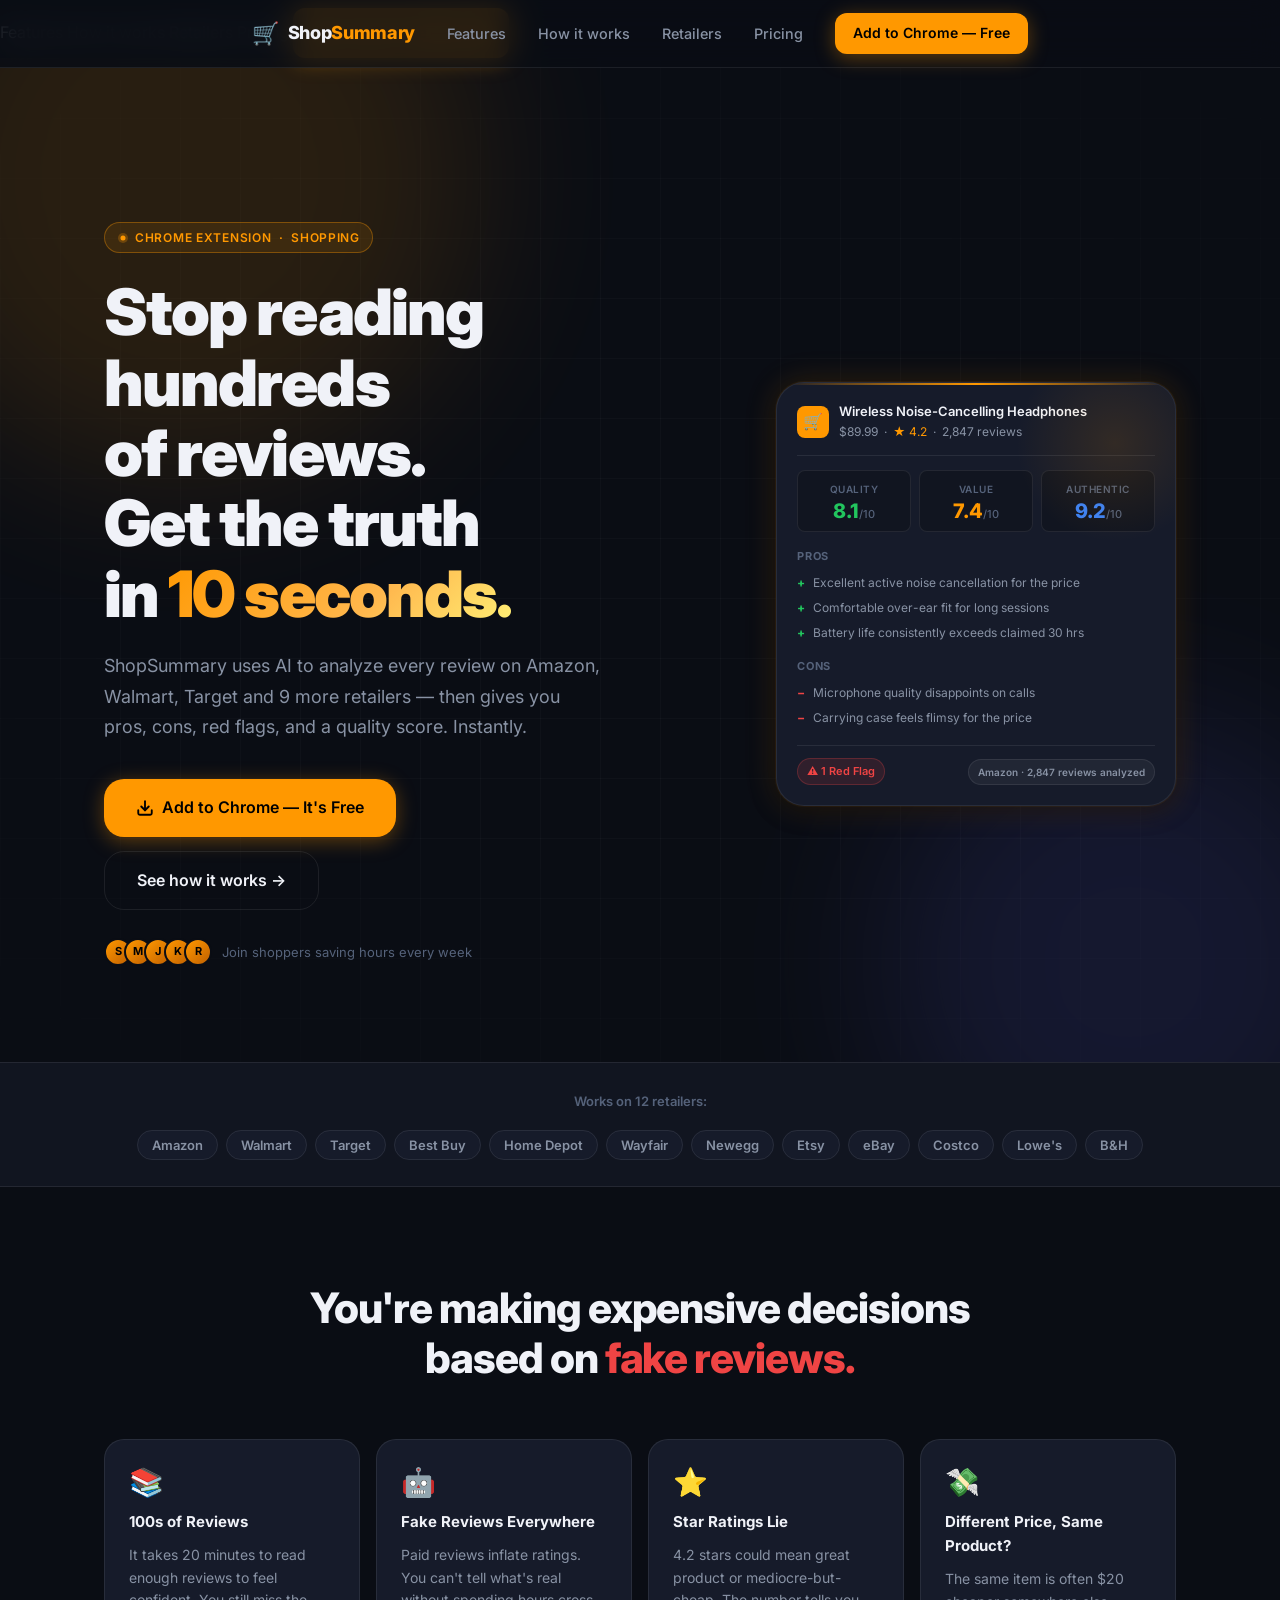
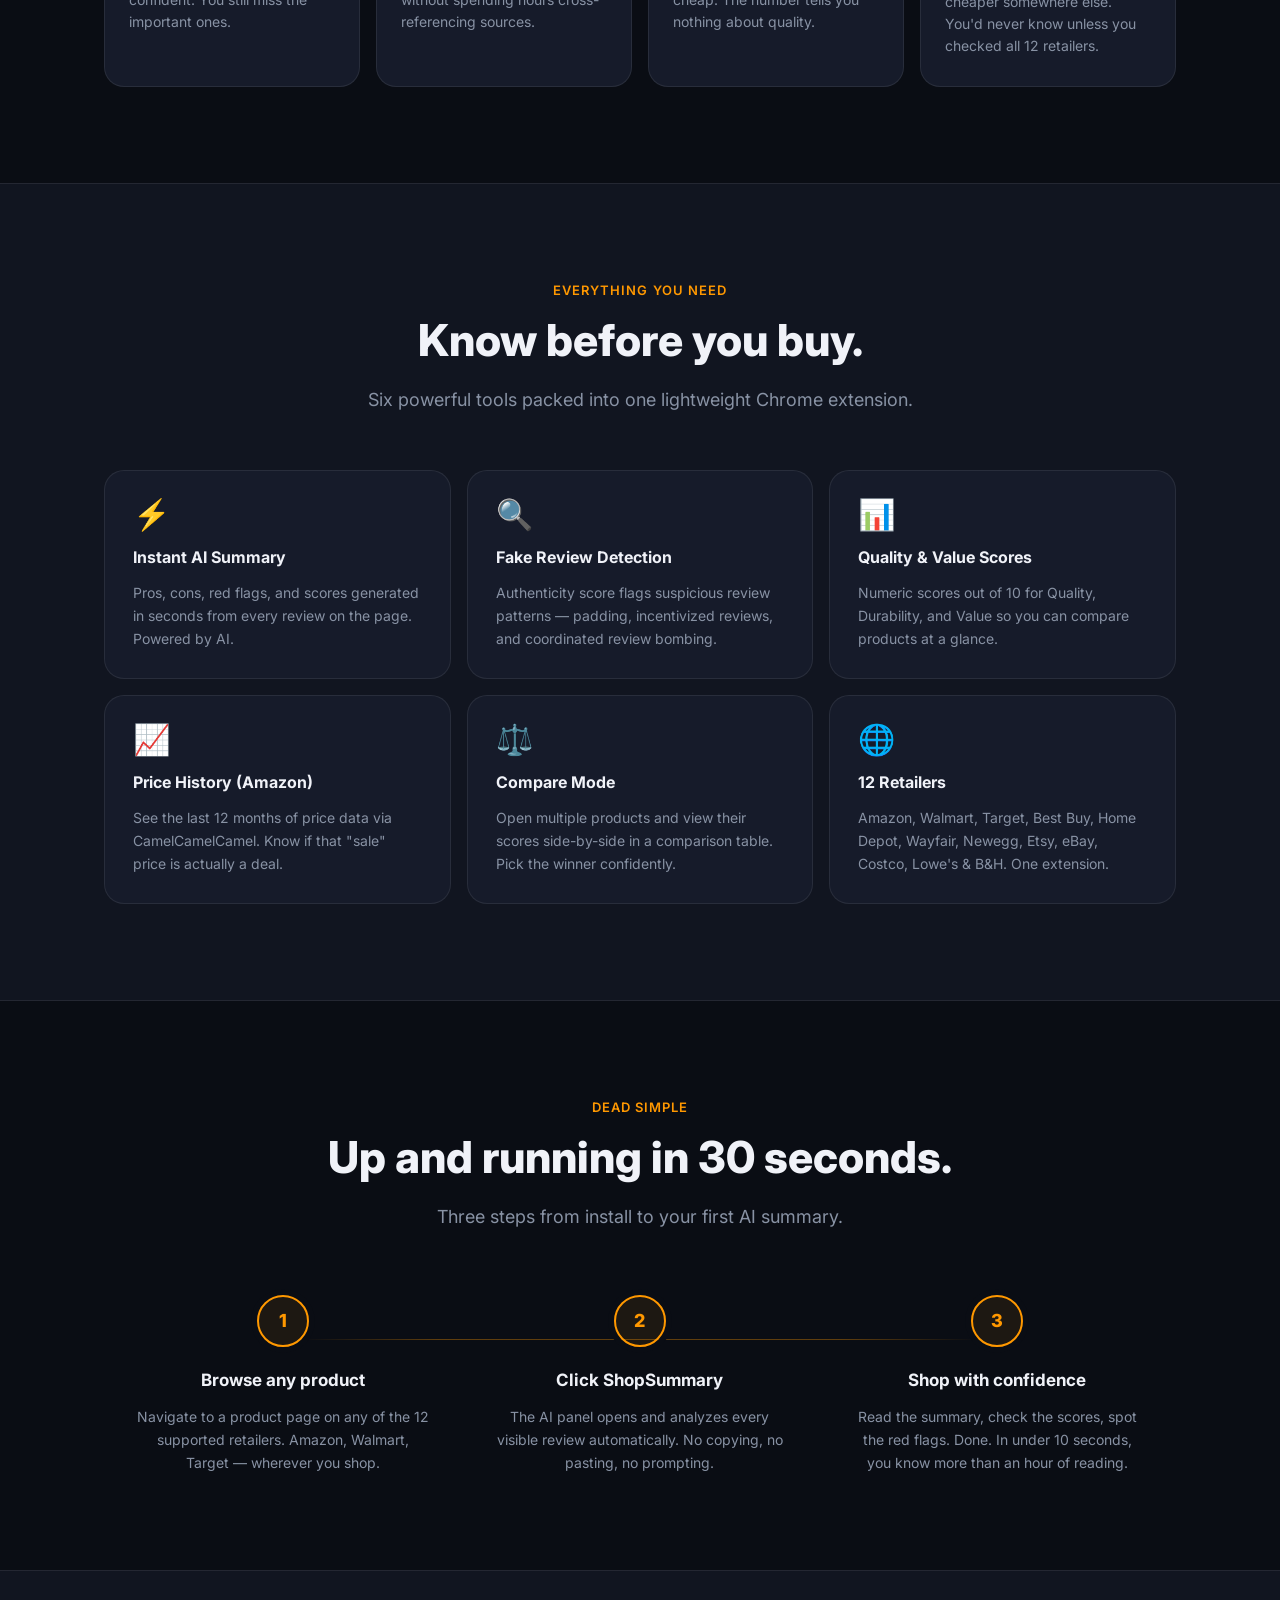
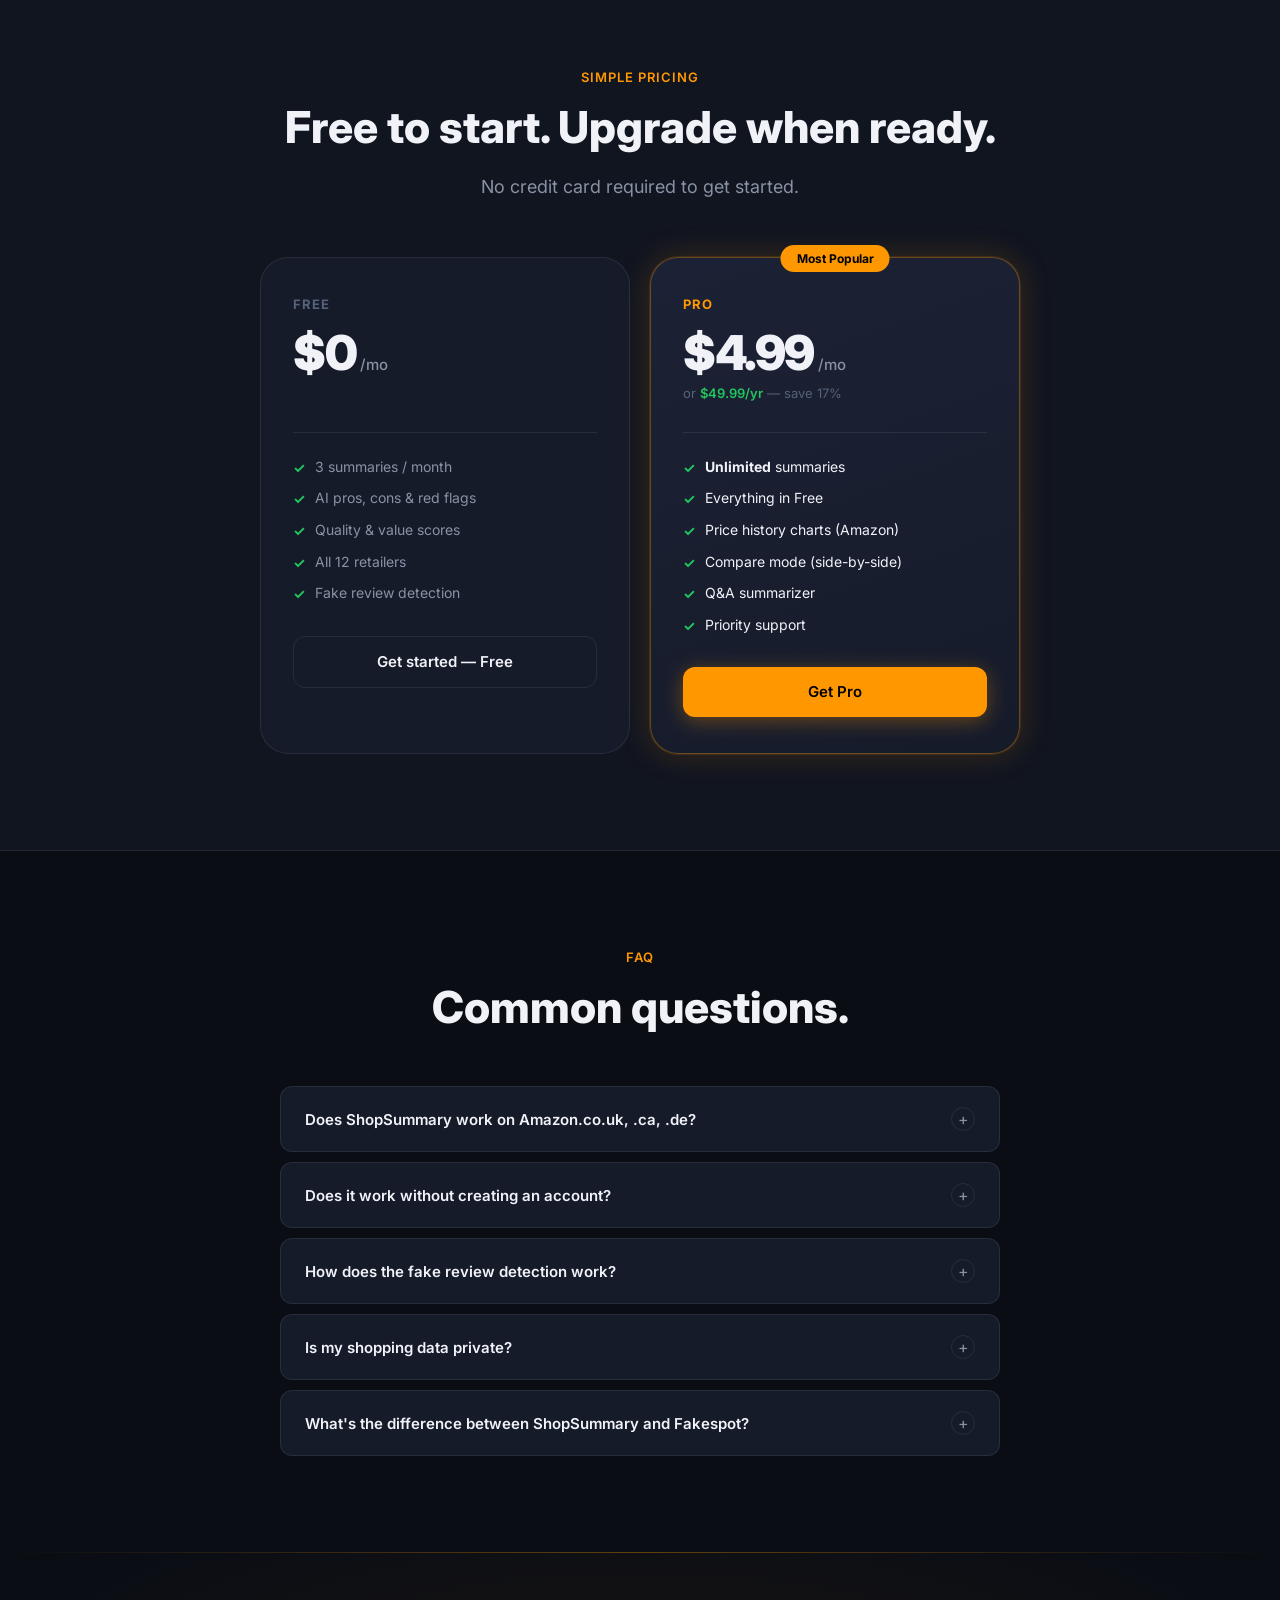
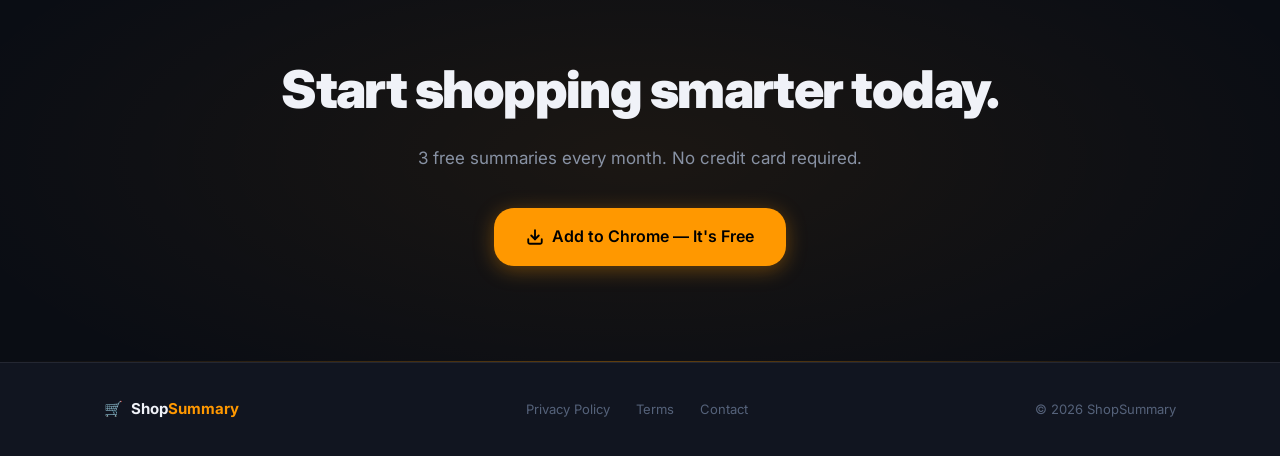
<file: index.html>
<!DOCTYPE html>
<html lang="en">
<head>
  <meta charset="UTF-8" />
  <meta name="viewport" content="width=device-width, initial-scale=1.0" />
  <title>ShopSummary — Stop reading hundreds of reviews. Get the truth in 10 seconds.</title>
  <meta name="description" content="ShopSummary uses AI to analyze every review on Amazon, Walmart, Target and 9 more retailers — then gives you pros, cons, red flags, and a quality score. Instantly." />
  <meta name="theme-color" content="#FF9800" />

  <!-- Open Graph -->
  <meta property="og:title" content="ShopSummary — AI-Powered Product Review Summarizer" />
  <meta property="og:description" content="Stop reading hundreds of reviews. Get the truth in 10 seconds." />
  <meta property="og:type" content="website" />

  <link rel="preconnect" href="https://fonts.googleapis.com" />
  <link rel="preconnect" href="https://fonts.gstatic.com" crossorigin />
  <link href="https://fonts.googleapis.com/css2?family=Inter:wght@300;400;500;600;700;800;900&display=swap" rel="stylesheet" />
  <link rel="stylesheet" href="styles.css" />
</head>
<body>

  <!-- ════════════════════════════════════════════
       NAV
       ════════════════════════════════════════════ -->
  <nav class="nav" id="nav">
    <div class="container">
      <div class="nav__inner">

        <a href="#" class="nav__logo" aria-label="ShopSummary home">
          <span class="nav__logo-icon">🛒</span>
          <span class="nav__logo-text">Shop<span>Summary</span></span>
        </a>

        <ul class="nav__links" role="list">
          <li><a href="#features">Features</a></li>
          <li><a href="#how-it-works">How it works</a></li>
          <li><a href="#retailers">Retailers</a></li>
          <li><a href="#pricing">Pricing</a></li>
        </ul>

        <div class="nav__cta">
          <a href="https://chromewebstore.google.com/detail/shopsummary/lgfemgbljglangjpnkpmijbfacponehg" class="btn btn-primary cta-link" style="padding:9px 18px;font-size:14px;">Add to Chrome — Free</a>
        </div>

        <button class="hamburger" id="hamburger" aria-label="Toggle menu" aria-expanded="false">
          <span></span>
          <span></span>
          <span></span>
        </button>

      </div>
    </div>
  </nav>

  <!-- Mobile menu drawer -->
  <div class="mobile-menu" id="mobileMenu" role="navigation" aria-label="Mobile navigation">
    <a href="#features" class="mobile-nav-link">Features</a>
    <a href="#how-it-works" class="mobile-nav-link">How it works</a>
    <a href="#retailers" class="mobile-nav-link">Retailers</a>
    <a href="#pricing" class="mobile-nav-link">Pricing</a>
    <a href="https://chromewebstore.google.com/detail/shopsummary/lgfemgbljglangjpnkpmijbfacponehg" class="btn btn-primary cta-link" style="margin-top:8px;justify-content:center;">Add to Chrome — Free</a>
  </div>


  <!-- ════════════════════════════════════════════
       HERO
       ════════════════════════════════════════════ -->
  <section class="hero" id="hero" aria-label="Hero">
    <div class="hero__bg" aria-hidden="true">
      <div class="hero__bg-blob hero__bg-blob--1"></div>
      <div class="hero__bg-blob hero__bg-blob--2"></div>
      <div class="hero__bg-grid"></div>
    </div>

    <div class="container">
      <div class="hero__inner">

        <!-- Left: copy -->
        <div class="hero__copy">
          <div class="hero__badge reveal">
            <span class="tag">
              <svg width="12" height="12" viewBox="0 0 12 12" fill="none" aria-hidden="true"><circle cx="6" cy="6" r="5" fill="#FF9800" opacity="0.25"/><circle cx="6" cy="6" r="2.5" fill="#FF9800"/></svg>
              Chrome Extension &nbsp;·&nbsp; Shopping
            </span>
          </div>

          <h1 class="hero__h1 reveal reveal-delay-1">
            Stop reading hundreds of&nbsp;reviews.<br>
            Get the truth in&nbsp;<span class="hero__gradient">10&nbsp;seconds.</span>
          </h1>

          <p class="hero__sub reveal reveal-delay-2">
            ShopSummary uses AI to analyze every review on Amazon, Walmart, Target and 9 more retailers — then gives you pros, cons, red flags, and a quality score. Instantly.
          </p>

          <div class="hero__ctas reveal reveal-delay-3">
            <a href="https://chromewebstore.google.com/detail/shopsummary/lgfemgbljglangjpnkpmijbfacponehg" class="btn btn-primary btn-lg cta-link">
              <svg width="18" height="18" viewBox="0 0 24 24" fill="none" stroke="currentColor" stroke-width="2.5" stroke-linecap="round" stroke-linejoin="round" aria-hidden="true"><path d="M21 15v4a2 2 0 0 1-2 2H5a2 2 0 0 1-2-2v-4"/><polyline points="7 10 12 15 17 10"/><line x1="12" y1="15" x2="12" y2="3"/></svg>
              Add to Chrome — It's Free
            </a>
            <a href="#how-it-works" class="btn btn-ghost btn-lg">
              See how it works&nbsp;→
            </a>
          </div>

          <div class="hero__social-proof reveal reveal-delay-4">
            <div class="hero__avatars" aria-hidden="true">
              <div class="hero__avatar">S</div>
              <div class="hero__avatar">M</div>
              <div class="hero__avatar">J</div>
              <div class="hero__avatar">K</div>
              <div class="hero__avatar">R</div>
            </div>
            <span>Join shoppers saving hours every week</span>
          </div>
        </div>

        <!-- Right: extension mockup -->
        <div class="hero__mockup-wrap reveal reveal-delay-2">
          <div class="mockup" role="img" aria-label="ShopSummary extension panel preview">
            <div class="mockup__glow" aria-hidden="true"></div>

            <div class="mockup__header">
              <div class="mockup__logo" aria-hidden="true">🛒</div>
              <div>
                <div class="mockup__product-name">Wireless Noise-Cancelling Headphones</div>
                <div class="mockup__product-meta">
                  <span>$89.99</span>
                  <span aria-hidden="true">·</span>
                  <span class="mockup__star" aria-label="4.2 stars">★ 4.2</span>
                  <span aria-hidden="true">·</span>
                  <span>2,847 reviews</span>
                </div>
              </div>
            </div>

            <div class="mockup__scores" role="group" aria-label="Product scores">
              <div class="mockup__score score-quality">
                <div class="mockup__score-label">Quality</div>
                <div class="mockup__score-value">8.1<span>/10</span></div>
              </div>
              <div class="mockup__score score-value">
                <div class="mockup__score-label">Value</div>
                <div class="mockup__score-value">7.4<span>/10</span></div>
              </div>
              <div class="mockup__score score-auth">
                <div class="mockup__score-label">Authentic</div>
                <div class="mockup__score-value">9.2<span>/10</span></div>
              </div>
            </div>

            <div class="mockup__section">
              <div class="mockup__section-title">Pros</div>
              <ul class="mockup__list mockup__list--pros" aria-label="Product pros">
                <li>Excellent active noise cancellation for the price</li>
                <li>Comfortable over-ear fit for long sessions</li>
                <li>Battery life consistently exceeds claimed 30 hrs</li>
              </ul>
            </div>

            <div class="mockup__section">
              <div class="mockup__section-title">Cons</div>
              <ul class="mockup__list mockup__list--cons" aria-label="Product cons">
                <li>Microphone quality disappoints on calls</li>
                <li>Carrying case feels flimsy for the price</li>
              </ul>
            </div>

            <div class="mockup__footer">
              <span class="mockup__badge mockup__badge--red" aria-label="1 red flag detected">
                ⚠ 1 Red Flag
              </span>
              <span class="mockup__badge mockup__badge--source">
                Amazon · 2,847 reviews analyzed
              </span>
            </div>
          </div>
        </div>

      </div>
    </div>
  </section>


  <!-- ════════════════════════════════════════════
       RETAILER STRIP
       ════════════════════════════════════════════ -->
  <section class="retailers" id="retailers" aria-label="Supported retailers">
    <div class="container">
      <div class="retailers__inner">
        <span class="retailers__label">Works on 12 retailers:</span>
        <ul class="retailers__list" role="list">
          <li><span class="retailer-badge">Amazon</span></li>
          <li><span class="retailer-badge">Walmart</span></li>
          <li><span class="retailer-badge">Target</span></li>
          <li><span class="retailer-badge">Best Buy</span></li>
          <li><span class="retailer-badge">Home Depot</span></li>
          <li><span class="retailer-badge">Wayfair</span></li>
          <li><span class="retailer-badge">Newegg</span></li>
          <li><span class="retailer-badge">Etsy</span></li>
          <li><span class="retailer-badge">eBay</span></li>
          <li><span class="retailer-badge">Costco</span></li>
          <li><span class="retailer-badge">Lowe's</span></li>
          <li><span class="retailer-badge">B&amp;H</span></li>
        </ul>
      </div>
    </div>
  </section>


  <!-- ════════════════════════════════════════════
       PROBLEM
       ════════════════════════════════════════════ -->
  <section class="problem" aria-labelledby="problem-title">
    <div class="container">
      <h2 class="problem__title reveal" id="problem-title">
        You're making expensive decisions<br>based on <em>fake reviews.</em>
      </h2>

      <div class="problem__grid">
        <div class="problem-card reveal">
          <div class="problem-card__icon" aria-hidden="true">📚</div>
          <h3 class="problem-card__title">100s of Reviews</h3>
          <p class="problem-card__body">It takes 20 minutes to read enough reviews to feel confident. You still miss the important ones.</p>
        </div>

        <div class="problem-card reveal reveal-delay-1">
          <div class="problem-card__icon" aria-hidden="true">🤖</div>
          <h3 class="problem-card__title">Fake Reviews Everywhere</h3>
          <p class="problem-card__body">Paid reviews inflate ratings. You can't tell what's real without spending hours cross-referencing sources.</p>
        </div>

        <div class="problem-card reveal reveal-delay-2">
          <div class="problem-card__icon" aria-hidden="true">⭐</div>
          <h3 class="problem-card__title">Star Ratings Lie</h3>
          <p class="problem-card__body">4.2 stars could mean great product or mediocre-but-cheap. The number tells you nothing about quality.</p>
        </div>

        <div class="problem-card reveal reveal-delay-3">
          <div class="problem-card__icon" aria-hidden="true">💸</div>
          <h3 class="problem-card__title">Different Price, Same Product?</h3>
          <p class="problem-card__body">The same item is often $20 cheaper somewhere else. You'd never know unless you checked all 12 retailers.</p>
        </div>
      </div>
    </div>
  </section>


  <!-- ════════════════════════════════════════════
       FEATURES
       ════════════════════════════════════════════ -->
  <section class="features" id="features" aria-labelledby="features-title">
    <div class="container">
      <div class="features__head">
        <p class="section-label">Everything you need</p>
        <h2 class="section-title reveal" id="features-title">Know before you buy.</h2>
        <p class="section-sub reveal reveal-delay-1" style="margin:0 auto;">Six powerful tools packed into one lightweight Chrome extension.</p>
      </div>

      <div class="features__grid">
        <div class="feature-card reveal">
          <span class="feature-card__icon" aria-hidden="true">⚡</span>
          <h3 class="feature-card__title">Instant AI Summary</h3>
          <p class="feature-card__body">Pros, cons, red flags, and scores generated in seconds from every review on the page. Powered by AI.</p>
        </div>

        <div class="feature-card reveal reveal-delay-1">
          <span class="feature-card__icon" aria-hidden="true">🔍</span>
          <h3 class="feature-card__title">Fake Review Detection</h3>
          <p class="feature-card__body">Authenticity score flags suspicious review patterns — padding, incentivized reviews, and coordinated review bombing.</p>
        </div>

        <div class="feature-card reveal reveal-delay-2">
          <span class="feature-card__icon" aria-hidden="true">📊</span>
          <h3 class="feature-card__title">Quality &amp; Value Scores</h3>
          <p class="feature-card__body">Numeric scores out of 10 for Quality, Durability, and Value so you can compare products at a glance.</p>
        </div>

        <div class="feature-card reveal reveal-delay-1">
          <span class="feature-card__icon" aria-hidden="true">📈</span>
          <h3 class="feature-card__title">Price History (Amazon)</h3>
          <p class="feature-card__body">See the last 12 months of price data via CamelCamelCamel. Know if that "sale" price is actually a deal.</p>
        </div>

        <div class="feature-card reveal reveal-delay-2">
          <span class="feature-card__icon" aria-hidden="true">⚖️</span>
          <h3 class="feature-card__title">Compare Mode</h3>
          <p class="feature-card__body">Open multiple products and view their scores side-by-side in a comparison table. Pick the winner confidently.</p>
        </div>

        <div class="feature-card reveal reveal-delay-3">
          <span class="feature-card__icon" aria-hidden="true">🌐</span>
          <h3 class="feature-card__title">12 Retailers</h3>
          <p class="feature-card__body">Amazon, Walmart, Target, Best Buy, Home Depot, Wayfair, Newegg, Etsy, eBay, Costco, Lowe's &amp; B&amp;H. One extension.</p>
        </div>
      </div>
    </div>
  </section>


  <!-- ════════════════════════════════════════════
       HOW IT WORKS
       ════════════════════════════════════════════ -->
  <section class="how" id="how-it-works" aria-labelledby="how-title">
    <div class="container">
      <div class="how__head">
        <p class="section-label">Dead simple</p>
        <h2 class="section-title reveal" id="how-title">Up and running in 30 seconds.</h2>
        <p class="section-sub reveal reveal-delay-1" style="margin:0 auto;">Three steps from install to your first AI summary.</p>
      </div>

      <div class="how__steps">
        <div class="how-step reveal">
          <div class="how-step__num" aria-hidden="true">1</div>
          <h3 class="how-step__title">Browse any product</h3>
          <p class="how-step__body">Navigate to a product page on any of the 12 supported retailers. Amazon, Walmart, Target — wherever you shop.</p>
        </div>

        <div class="how-step reveal reveal-delay-1">
          <div class="how-step__num" aria-hidden="true">2</div>
          <h3 class="how-step__title">Click ShopSummary</h3>
          <p class="how-step__body">The AI panel opens and analyzes every visible review automatically. No copying, no pasting, no prompting.</p>
        </div>

        <div class="how-step reveal reveal-delay-2">
          <div class="how-step__num" aria-hidden="true">3</div>
          <h3 class="how-step__title">Shop with confidence</h3>
          <p class="how-step__body">Read the summary, check the scores, spot the red flags. Done. In under 10 seconds, you know more than an hour of reading.</p>
        </div>
      </div>
    </div>
  </section>


  <!-- ════════════════════════════════════════════
       PRICING
       ════════════════════════════════════════════ -->
  <section class="pricing" id="pricing" aria-labelledby="pricing-title">
    <div class="container">
      <div class="pricing__head">
        <p class="section-label">Simple pricing</p>
        <h2 class="section-title reveal" id="pricing-title">Free to start. Upgrade when ready.</h2>
        <p class="section-sub reveal reveal-delay-1" style="margin:0 auto;">No credit card required to get started.</p>
      </div>

      <div class="pricing__cards">

        <!-- Free -->
        <div class="pricing-card pricing-card--free reveal">
          <div class="pricing-card__tier">Free</div>
          <div class="pricing-card__price">
            <span class="pricing-card__price-amount">$0</span>
            <span class="pricing-card__price-period">/mo</span>
          </div>
          <p class="pricing-card__price-yearly">&nbsp;</p>

          <div class="pricing-card__divider"></div>

          <ul class="pricing-card__features" role="list">
            <li class="pricing-card__feature">
              <span class="pricing-card__feature-check" aria-hidden="true">✓</span>
              <span>3 summaries / month</span>
            </li>
            <li class="pricing-card__feature">
              <span class="pricing-card__feature-check" aria-hidden="true">✓</span>
              <span>AI pros, cons &amp; red flags</span>
            </li>
            <li class="pricing-card__feature">
              <span class="pricing-card__feature-check" aria-hidden="true">✓</span>
              <span>Quality &amp; value scores</span>
            </li>
            <li class="pricing-card__feature">
              <span class="pricing-card__feature-check" aria-hidden="true">✓</span>
              <span>All 12 retailers</span>
            </li>
            <li class="pricing-card__feature">
              <span class="pricing-card__feature-check" aria-hidden="true">✓</span>
              <span>Fake review detection</span>
            </li>
          </ul>

          <a href="https://chromewebstore.google.com/detail/shopsummary/lgfemgbljglangjpnkpmijbfacponehg" class="btn btn-ghost cta-link">Get started — Free</a>
        </div>

        <!-- Pro -->
        <div class="pricing-card pricing-card--pro reveal reveal-delay-1">
          <div class="pricing-card__featured-badge">Most Popular</div>

          <div class="pricing-card__tier">Pro</div>
          <div class="pricing-card__price">
            <span class="pricing-card__price-amount">$4.99</span>
            <span class="pricing-card__price-period">/mo</span>
          </div>
          <p class="pricing-card__price-yearly">or <strong>$49.99/yr</strong> — save 17%</p>

          <div class="pricing-card__divider"></div>

          <ul class="pricing-card__features" role="list">
            <li class="pricing-card__feature">
              <span class="pricing-card__feature-check" aria-hidden="true">✓</span>
              <span><strong>Unlimited</strong> summaries</span>
            </li>
            <li class="pricing-card__feature">
              <span class="pricing-card__feature-check" aria-hidden="true">✓</span>
              <span>Everything in Free</span>
            </li>
            <li class="pricing-card__feature">
              <span class="pricing-card__feature-check" aria-hidden="true">✓</span>
              <span>Price history charts (Amazon)</span>
            </li>
            <li class="pricing-card__feature">
              <span class="pricing-card__feature-check" aria-hidden="true">✓</span>
              <span>Compare mode (side-by-side)</span>
            </li>
            <li class="pricing-card__feature">
              <span class="pricing-card__feature-check" aria-hidden="true">✓</span>
              <span>Q&amp;A summarizer</span>
            </li>
            <li class="pricing-card__feature">
              <span class="pricing-card__feature-check" aria-hidden="true">✓</span>
              <span>Priority support</span>
            </li>
          </ul>

          <a href="https://chromewebstore.google.com/detail/shopsummary/lgfemgbljglangjpnkpmijbfacponehg" class="btn btn-primary cta-link">Get Pro</a>
        </div>

      </div>
    </div>
  </section>


  <!-- ════════════════════════════════════════════
       FAQ
       ════════════════════════════════════════════ -->
  <section class="faq" id="faq" aria-labelledby="faq-title">
    <div class="container">
      <div class="faq__head">
        <p class="section-label">FAQ</p>
        <h2 class="section-title reveal" id="faq-title">Common questions.</h2>
      </div>

      <ul class="faq__list reveal" role="list" aria-label="Frequently asked questions">

        <li class="faq-item" role="listitem">
          <button class="faq-item__question" aria-expanded="false">
            Does ShopSummary work on Amazon.co.uk, .ca, .de?
            <span class="faq-item__icon" aria-hidden="true">+</span>
          </button>
          <div class="faq-item__answer" role="region">
            <p>Yes — ShopSummary supports all major Amazon locales including .com, .co.uk, .ca, .de, .fr, .co.jp, .com.au and more. If Amazon has a product page, ShopSummary can analyze it.</p>
          </div>
        </li>

        <li class="faq-item" role="listitem">
          <button class="faq-item__question" aria-expanded="false">
            Does it work without creating an account?
            <span class="faq-item__icon" aria-hidden="true">+</span>
          </button>
          <div class="faq-item__answer" role="region">
            <p>Yes — no account needed to get started. The free tier gives you 3 summaries per month automatically after installing the extension. An account is only required if you upgrade to Pro.</p>
          </div>
        </li>

        <li class="faq-item" role="listitem">
          <button class="faq-item__question" aria-expanded="false">
            How does the fake review detection work?
            <span class="faq-item__icon" aria-hidden="true">+</span>
          </button>
          <div class="faq-item__answer" role="region">
            <p>Our AI analyzes review language patterns, timing clusters (reviews flooding in on one date), verified purchase ratios, and common indicators of incentivized or paid reviews. The result is an authenticity score out of 10 — higher is more trustworthy.</p>
          </div>
        </li>

        <li class="faq-item" role="listitem">
          <button class="faq-item__question" aria-expanded="false">
            Is my shopping data private?
            <span class="faq-item__icon" aria-hidden="true">+</span>
          </button>
          <div class="faq-item__answer" role="region">
            <p>ShopSummary only reads review data on product pages you actively visit. It does not track your browsing history, collect personal information, or store your purchase data. Review content is sent to our API for analysis and not retained.</p>
          </div>
        </li>

        <li class="faq-item" role="listitem">
          <button class="faq-item__question" aria-expanded="false">
            What's the difference between ShopSummary and Fakespot?
            <span class="faq-item__icon" aria-hidden="true">+</span>
          </button>
          <div class="faq-item__answer" role="region">
            <p>Fakespot grades review authenticity — that's it. ShopSummary does that AND gives you a full AI-generated content summary: pros, cons, red flags, quality score, value score, durability score, price history, and compare mode. It's a complete shopping assistant, not just a fraud detector.</p>
          </div>
        </li>

      </ul>
    </div>
  </section>


  <!-- ════════════════════════════════════════════
       CTA BANNER
       ════════════════════════════════════════════ -->
  <section class="cta-banner" aria-labelledby="cta-title">
    <div class="cta-banner__bg" aria-hidden="true">
      <div class="cta-banner__bg-line"></div>
      <div class="cta-banner__bg-line cta-banner__bg-line-b"></div>
    </div>
    <div class="container">
      <div class="cta-banner__inner reveal">
        <h2 class="cta-banner__title" id="cta-title">
          Start shopping smarter today.
        </h2>
        <p class="cta-banner__sub">3 free summaries every month. No credit card required.</p>
        <a href="https://chromewebstore.google.com/detail/shopsummary/lgfemgbljglangjpnkpmijbfacponehg" class="btn btn-primary btn-lg cta-link">
          <svg width="18" height="18" viewBox="0 0 24 24" fill="none" stroke="currentColor" stroke-width="2.5" stroke-linecap="round" stroke-linejoin="round" aria-hidden="true"><path d="M21 15v4a2 2 0 0 1-2 2H5a2 2 0 0 1-2-2v-4"/><polyline points="7 10 12 15 17 10"/><line x1="12" y1="15" x2="12" y2="3"/></svg>
          Add to Chrome — It's Free
        </a>
      </div>
    </div>
  </section>


  <!-- ════════════════════════════════════════════
       FOOTER
       ════════════════════════════════════════════ -->
  <footer class="footer" role="contentinfo">
    <div class="container">
      <div class="footer__inner">

        <div class="footer__logo">
          <span aria-hidden="true">🛒</span>
          <span class="footer__logo-text">Shop<span>Summary</span></span>
        </div>

        <nav class="footer__links" aria-label="Footer navigation">
          <a href="#">Privacy Policy</a>
          <a href="#">Terms</a>
          <a href="mailto:hello@shopsummary.io">Contact</a>
        </nav>

        <p class="footer__copy">© 2026 ShopSummary</p>

      </div>
    </div>
  </footer>


  <script src="main.js"></script>
</body>
</html>
</file>
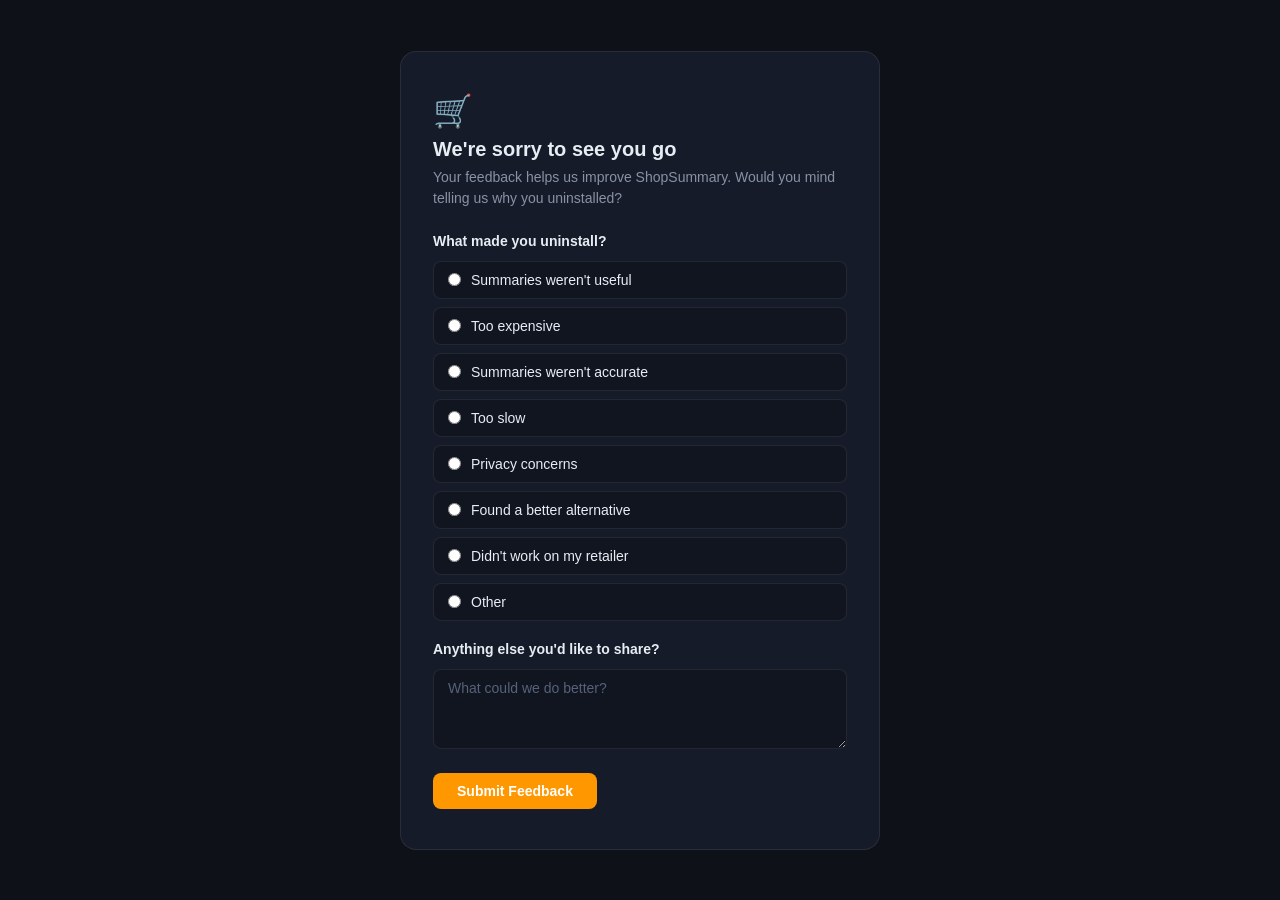
<file: uninstall.html>
<!DOCTYPE html>
<html lang="en">
<head>
  <meta charset="UTF-8">
  <meta name="viewport" content="width=device-width, initial-scale=1.0">
  <title>ShopSummary — We're sorry to see you go</title>
  <style>
    * { margin: 0; padding: 0; box-sizing: border-box; }
    body { font-family: -apple-system, BlinkMacSystemFont, 'Segoe UI', Roboto, sans-serif; background: #0e1117; color: #e6edf3; min-height: 100vh; display: flex; align-items: center; justify-content: center; }
    .card { max-width: 480px; width: 100%; padding: 40px 32px; background: #161b2a; border-radius: 16px; border: 1px solid rgba(255,255,255,0.08); margin: 20px; }
    .logo { font-size: 32px; margin-bottom: 8px; }
    h1 { font-size: 20px; font-weight: 700; margin-bottom: 6px; }
    .sub { color: #8892a4; font-size: 14px; margin-bottom: 24px; line-height: 1.5; }
    .question { font-size: 14px; font-weight: 600; margin-bottom: 12px; }
    .options { display: flex; flex-direction: column; gap: 8px; margin-bottom: 20px; }
    .option { display: flex; align-items: center; gap: 10px; padding: 10px 14px; background: #111520; border: 1px solid rgba(255,255,255,0.08); border-radius: 8px; cursor: pointer; transition: border-color 0.15s; }
    .option:hover { border-color: #FF9800; }
    .option input { accent-color: #FF9800; }
    .option label { cursor: pointer; font-size: 14px; color: #e6edf3; }
    textarea { width: 100%; padding: 10px 14px; background: #111520; border: 1px solid rgba(255,255,255,0.08); border-radius: 8px; color: #e6edf3; font-family: inherit; font-size: 14px; resize: vertical; min-height: 80px; margin-bottom: 20px; }
    textarea::placeholder { color: #55627a; }
    textarea:focus { outline: none; border-color: #FF9800; }
    .btn { display: inline-block; padding: 10px 24px; background: #FF9800; color: #fff; border: none; border-radius: 8px; font-size: 14px; font-weight: 600; cursor: pointer; }
    .btn:hover { background: #e68900; }
    .thanks { display: none; text-align: center; padding: 20px 0; }
    .thanks h2 { font-size: 18px; margin-bottom: 8px; }
    .thanks p { color: #8892a4; font-size: 14px; }
  </style>
</head>
<body>
  <div class="card">
    <div id="survey">
      <div class="logo">🛒</div>
      <h1>We're sorry to see you go</h1>
      <p class="sub">Your feedback helps us improve ShopSummary. Would you mind telling us why you uninstalled?</p>

      <div class="question">What made you uninstall?</div>
      <div class="options">
        <div class="option"><input type="radio" name="reason" id="r1" value="not-useful"><label for="r1">Summaries weren't useful</label></div>
        <div class="option"><input type="radio" name="reason" id="r2" value="too-expensive"><label for="r2">Too expensive</label></div>
        <div class="option"><input type="radio" name="reason" id="r3" value="not-accurate"><label for="r3">Summaries weren't accurate</label></div>
        <div class="option"><input type="radio" name="reason" id="r4" value="too-slow"><label for="r4">Too slow</label></div>
        <div class="option"><input type="radio" name="reason" id="r5" value="privacy"><label for="r5">Privacy concerns</label></div>
        <div class="option"><input type="radio" name="reason" id="r6" value="found-alternative"><label for="r6">Found a better alternative</label></div>
        <div class="option"><input type="radio" name="reason" id="r7" value="didnt-work"><label for="r7">Didn't work on my retailer</label></div>
        <div class="option"><input type="radio" name="reason" id="r8" value="other"><label for="r8">Other</label></div>
      </div>

      <div class="question">Anything else you'd like to share?</div>
      <textarea id="feedback" placeholder="What could we do better?"></textarea>

      <button class="btn" id="submit-btn">Submit Feedback</button>
    </div>

    <div class="thanks" id="thanks">
      <div class="logo">🙏</div>
      <h2>Thank you for your feedback</h2>
      <p>We'll use this to make ShopSummary better. You can always reinstall from the Chrome Web Store.</p>
    </div>
  </div>

  <script>
    document.getElementById('submit-btn').addEventListener('click', () => {
      const reason = document.querySelector('input[name="reason"]:checked')?.value || 'none';
      const feedback = document.getElementById('feedback').value.trim();

      fetch('https://shopsummary-api.bentontheissen.workers.dev/api/uninstall-feedback', {
        method: 'POST',
        headers: { 'Content-Type': 'application/json' },
        body: JSON.stringify({ reason, feedback, timestamp: Date.now() })
      }).catch(() => {});

      document.getElementById('survey').style.display = 'none';
      document.getElementById('thanks').style.display = 'block';
    });
  </script>
</body>
</html>
</file>
<file: styles.css>
/* =========================================================
   ShopSummary Landing Page — styles.css
   ========================================================= */

@import url('https://fonts.googleapis.com/css2?family=Inter:wght@300;400;500;600;700;800;900&display=swap');

/* ── CSS Variables ─────────────────────────────────────── */
:root {
  --brand:        #FF9800;
  --brand-dark:   #e68900;
  --brand-light:  #FFB74D;
  --brand-glow:   rgba(255, 152, 0, 0.25);

  --bg:           #0a0d14;
  --bg-surface:   #111520;
  --bg-card:      #161b2a;
  --bg-card-hover:#1c2235;
  --bg-input:     #1a2030;

  --border:       rgba(255, 255, 255, 0.08);
  --border-brand: rgba(255, 152, 0, 0.35);

  --text:         #f0f2f8;
  --text-muted:   #8892a4;
  --text-subtle:  #55627a;

  --green:        #22c55e;
  --red:          #ef4444;
  --blue:         #3b82f6;

  --radius-sm:    8px;
  --radius:       12px;
  --radius-lg:    20px;
  --radius-xl:    28px;

  --shadow-card:  0 4px 24px rgba(0,0,0,0.45);
  --shadow-brand: 0 0 32px rgba(255,152,0,0.18);

  --transition:   all 0.22s ease;
  --font:         'Inter', -apple-system, BlinkMacSystemFont, sans-serif;

  --nav-h:        68px;
  --max-w:        1120px;
  --section-py:   96px;
}

/* ── Reset ─────────────────────────────────────────────── */
*, *::before, *::after { box-sizing: border-box; margin: 0; padding: 0; }
html { scroll-behavior: smooth; font-size: 16px; }
body {
  font-family: var(--font);
  background: var(--bg);
  color: var(--text);
  line-height: 1.6;
  -webkit-font-smoothing: antialiased;
  overflow-x: hidden;
}
a { color: inherit; text-decoration: none; }
img { display: block; max-width: 100%; }
ul { list-style: none; }
button { font-family: var(--font); cursor: pointer; border: none; outline: none; }

/* ── Utility ────────────────────────────────────────────── */
.container {
  max-width: var(--max-w);
  margin: 0 auto;
  padding: 0 24px;
}

.tag {
  display: inline-flex;
  align-items: center;
  gap: 6px;
  font-size: 12px;
  font-weight: 600;
  letter-spacing: 0.06em;
  text-transform: uppercase;
  padding: 5px 12px;
  border-radius: 100px;
  background: rgba(255,152,0,0.1);
  color: var(--brand);
  border: 1px solid var(--border-brand);
}

.section-label {
  font-size: 13px;
  font-weight: 600;
  letter-spacing: 0.08em;
  text-transform: uppercase;
  color: var(--brand);
  margin-bottom: 14px;
}

.section-title {
  font-size: clamp(28px, 4vw, 44px);
  font-weight: 800;
  line-height: 1.18;
  color: var(--text);
  margin-bottom: 18px;
}

.section-sub {
  font-size: 18px;
  color: var(--text-muted);
  max-width: 560px;
  line-height: 1.65;
}

/* ── Scroll Reveal ──────────────────────────────────────── */
.reveal {
  opacity: 0;
  transform: translateY(28px);
  transition: opacity 0.55s ease, transform 0.55s ease;
}
.reveal.visible {
  opacity: 1;
  transform: translateY(0);
}
.reveal-delay-1 { transition-delay: 0.08s; }
.reveal-delay-2 { transition-delay: 0.16s; }
.reveal-delay-3 { transition-delay: 0.24s; }
.reveal-delay-4 { transition-delay: 0.32s; }

/* ── Buttons ────────────────────────────────────────────── */
.btn {
  display: inline-flex;
  align-items: center;
  gap: 8px;
  padding: 13px 26px;
  border-radius: var(--radius);
  font-size: 15px;
  font-weight: 600;
  transition: var(--transition);
  cursor: pointer;
  white-space: nowrap;
}

.btn-primary {
  background: var(--brand);
  color: #000;
  box-shadow: 0 4px 20px rgba(255,152,0,0.35);
}
.btn-primary:hover {
  background: var(--brand-dark);
  box-shadow: 0 6px 28px rgba(255,152,0,0.5);
  transform: translateY(-1px);
}

.btn-ghost {
  background: transparent;
  color: var(--text);
  border: 1px solid var(--border);
}
.btn-ghost:hover {
  border-color: rgba(255,255,255,0.22);
  background: rgba(255,255,255,0.05);
  transform: translateY(-1px);
}

.btn-lg {
  padding: 16px 32px;
  font-size: 16px;
  border-radius: var(--radius-lg);
}

/* ─────────────────────────────────────────────────────────
   NAV
   ───────────────────────────────────────────────────────── */
.nav {
  position: fixed;
  top: 0;
  left: 0;
  right: 0;
  z-index: 100;
  height: var(--nav-h);
  display: flex;
  align-items: center;
  background: rgba(10,13,20,0.85);
  backdrop-filter: blur(16px);
  -webkit-backdrop-filter: blur(16px);
  border-bottom: 1px solid var(--border);
  transition: var(--transition);
}
.nav.scrolled {
  background: rgba(10,13,20,0.97);
  box-shadow: 0 4px 24px rgba(0,0,0,0.4);
}

.nav__inner {
  display: flex;
  align-items: center;
  gap: 32px;
  width: 100%;
}

.nav__logo {
  display: flex;
  align-items: center;
  gap: 9px;
  font-size: 18px;
  font-weight: 800;
  color: var(--text);
  letter-spacing: -0.02em;
}
.nav__logo-icon {
  font-size: 22px;
  line-height: 1;
}
.nav__logo-text span { color: var(--brand); }

.nav__links {
  display: flex;
  align-items: center;
  gap: 32px;
  flex: 1;
  justify-content: center;
}
.nav__links a {
  font-size: 0.9rem;
  font-weight: 500;
  color: var(--text-muted);
  transition: color var(--transition);
}
.nav__links a:hover {
  color: var(--text);
}

.nav__cta {
  display: flex;
  align-items: center;
  gap: 12px;
}

.hamburger {
  display: none;
  flex-direction: column;
  gap: 5px;
  padding: 8px;
  background: none;
  cursor: pointer;
}
.hamburger span {
  display: block;
  width: 22px;
  height: 2px;
  background: var(--text);
  border-radius: 2px;
  transition: var(--transition);
}

/* ─────────────────────────────────────────────────────────
   HERO
   ───────────────────────────────────────────────────────── */
.hero {
  min-height: 100vh;
  display: flex;
  align-items: center;
  padding-top: var(--nav-h);
  position: relative;
  overflow: hidden;
}

.hero__bg {
  position: absolute;
  inset: 0;
  pointer-events: none;
  overflow: hidden;
}
.hero__bg-blob {
  position: absolute;
  border-radius: 50%;
  filter: blur(80px);
  opacity: 0.12;
}
.hero__bg-blob--1 {
  width: 600px;
  height: 600px;
  background: var(--brand);
  top: -180px;
  left: -120px;
}
.hero__bg-blob--2 {
  width: 500px;
  height: 500px;
  background: #6366f1;
  bottom: -150px;
  right: -100px;
}
.hero__bg-grid {
  position: absolute;
  inset: 0;
  background-image:
    linear-gradient(rgba(255,255,255,0.025) 1px, transparent 1px),
    linear-gradient(90deg, rgba(255,255,255,0.025) 1px, transparent 1px);
  background-size: 60px 60px;
  mask-image: radial-gradient(ellipse 80% 70% at 50% 50%, black 40%, transparent 100%);
}

.hero__inner {
  display: grid;
  grid-template-columns: 1fr 1fr;
  gap: 72px;
  align-items: center;
  padding: var(--section-py) 0;
  position: relative;
  z-index: 1;
}

.hero__badge {
  margin-bottom: 24px;
}

.hero__h1 {
  font-size: clamp(36px, 5.5vw, 64px);
  font-weight: 900;
  line-height: 1.1;
  letter-spacing: -0.03em;
  color: var(--text);
  margin-bottom: 22px;
}

.hero__gradient {
  background: linear-gradient(135deg, var(--brand) 0%, var(--brand-light) 60%, #fff176 100%);
  -webkit-background-clip: text;
  -webkit-text-fill-color: transparent;
  background-clip: text;
}

.hero__sub {
  font-size: 18px;
  color: var(--text-muted);
  line-height: 1.7;
  margin-bottom: 36px;
  max-width: 500px;
}

.hero__ctas {
  display: flex;
  align-items: center;
  gap: 14px;
  flex-wrap: wrap;
  margin-bottom: 28px;
}

.hero__social-proof {
  display: flex;
  align-items: center;
  gap: 10px;
  font-size: 13px;
  color: var(--text-subtle);
}
.hero__avatars {
  display: flex;
}
.hero__avatar {
  width: 28px;
  height: 28px;
  border-radius: 50%;
  border: 2px solid var(--bg);
  background: linear-gradient(135deg, var(--brand) 0%, #c06000 100%);
  margin-left: -8px;
  display: flex;
  align-items: center;
  justify-content: center;
  font-size: 11px;
  font-weight: 700;
  color: #000;
}
.hero__avatar:first-child { margin-left: 0; }

/* Extension mockup */
.hero__mockup-wrap {
  display: flex;
  justify-content: flex-end;
  position: relative;
}

.mockup {
  width: 100%;
  max-width: 400px;
  background: var(--bg-card);
  border: 1px solid var(--border);
  border-radius: var(--radius-xl);
  padding: 20px;
  box-shadow: var(--shadow-card), 0 0 0 1px rgba(255,152,0,0.08), var(--shadow-brand);
  position: relative;
  overflow: hidden;
}

.mockup::before {
  content: '';
  position: absolute;
  top: 0; left: 0; right: 0;
  height: 2px;
  background: linear-gradient(90deg, transparent, var(--brand), transparent);
}

.mockup__header {
  display: flex;
  align-items: center;
  gap: 10px;
  padding-bottom: 14px;
  border-bottom: 1px solid var(--border);
  margin-bottom: 14px;
}
.mockup__logo {
  width: 32px;
  height: 32px;
  border-radius: 8px;
  background: var(--brand);
  display: flex;
  align-items: center;
  justify-content: center;
  font-size: 16px;
  flex-shrink: 0;
}
.mockup__product-name {
  font-size: 13px;
  font-weight: 600;
  color: var(--text);
  line-height: 1.3;
}
.mockup__product-meta {
  font-size: 12px;
  color: var(--text-muted);
  display: flex;
  align-items: center;
  gap: 6px;
  margin-top: 2px;
}
.mockup__star { color: var(--brand); }

.mockup__scores {
  display: grid;
  grid-template-columns: repeat(3, 1fr);
  gap: 8px;
  margin-bottom: 16px;
}
.mockup__score {
  background: var(--bg-surface);
  border: 1px solid var(--border);
  border-radius: var(--radius-sm);
  padding: 10px 8px;
  text-align: center;
}
.mockup__score-label {
  font-size: 10px;
  color: var(--text-subtle);
  text-transform: uppercase;
  letter-spacing: 0.05em;
  font-weight: 600;
  margin-bottom: 4px;
}
.mockup__score-value {
  font-size: 20px;
  font-weight: 800;
  color: var(--text);
  line-height: 1;
}
.mockup__score-value span {
  font-size: 11px;
  font-weight: 500;
  color: var(--text-subtle);
}
.score-quality .mockup__score-value { color: var(--green); }
.score-value   .mockup__score-value { color: var(--brand); }
.score-auth    .mockup__score-value { color: var(--blue); }

.mockup__section {
  margin-bottom: 12px;
}
.mockup__section-title {
  font-size: 11px;
  font-weight: 700;
  text-transform: uppercase;
  letter-spacing: 0.07em;
  color: var(--text-subtle);
  margin-bottom: 6px;
}
.mockup__list li {
  font-size: 12px;
  color: var(--text-muted);
  padding: 4px 0 4px 16px;
  position: relative;
  line-height: 1.4;
}
.mockup__list--pros li::before {
  content: '+';
  position: absolute;
  left: 0;
  color: var(--green);
  font-weight: 700;
}
.mockup__list--cons li::before {
  content: '−';
  position: absolute;
  left: 0;
  color: var(--red);
  font-weight: 700;
}

.mockup__footer {
  display: flex;
  align-items: center;
  justify-content: space-between;
  margin-top: 14px;
  padding-top: 12px;
  border-top: 1px solid var(--border);
}
.mockup__badge {
  display: inline-flex;
  align-items: center;
  gap: 5px;
  font-size: 11px;
  font-weight: 600;
  padding: 4px 9px;
  border-radius: 100px;
}
.mockup__badge--red {
  background: rgba(239,68,68,0.12);
  color: var(--red);
  border: 1px solid rgba(239,68,68,0.25);
}
.mockup__badge--source {
  background: rgba(255,255,255,0.05);
  color: var(--text-muted);
  border: 1px solid var(--border);
  font-size: 10px;
}

/* Floating glow dot on mockup */
.mockup__glow {
  position: absolute;
  width: 200px;
  height: 200px;
  background: radial-gradient(circle, rgba(255,152,0,0.12) 0%, transparent 70%);
  top: -40px;
  right: -40px;
  pointer-events: none;
}

/* ─────────────────────────────────────────────────────────
   RETAILER STRIP
   ───────────────────────────────────────────────────────── */
.retailers {
  background: var(--bg-surface);
  border-top: 1px solid var(--border);
  border-bottom: 1px solid var(--border);
  padding: 28px 0;
}

.retailers__inner {
  display: flex;
  align-items: center;
  gap: 20px;
  flex-wrap: wrap;
  justify-content: center;
}

.retailers__label {
  font-size: 13px;
  font-weight: 600;
  color: var(--text-subtle);
  white-space: nowrap;
}

.retailers__list {
  display: flex;
  align-items: center;
  gap: 8px;
  flex-wrap: wrap;
  justify-content: center;
}

.retailer-badge {
  font-size: 13px;
  font-weight: 600;
  color: var(--text-muted);
  padding: 6px 14px;
  border-radius: 100px;
  background: var(--bg-card);
  border: 1px solid var(--border);
  transition: var(--transition);
  white-space: nowrap;
}
.retailer-badge:hover {
  color: var(--text);
  border-color: rgba(255,255,255,0.18);
  background: var(--bg-card-hover);
}

/* ─────────────────────────────────────────────────────────
   PROBLEM SECTION
   ───────────────────────────────────────────────────────── */
.problem {
  padding: var(--section-py) 0;
  text-align: center;
}

.problem__title {
  font-size: clamp(26px, 4vw, 42px);
  font-weight: 800;
  line-height: 1.2;
  letter-spacing: -0.025em;
  margin-bottom: 56px;
  max-width: 700px;
  margin-left: auto;
  margin-right: auto;
}
.problem__title em {
  font-style: normal;
  color: var(--red);
}

.problem__grid {
  display: grid;
  grid-template-columns: repeat(4, 1fr);
  gap: 16px;
}

.problem-card {
  background: var(--bg-card);
  border: 1px solid var(--border);
  border-radius: var(--radius-lg);
  padding: 28px 24px;
  text-align: left;
  transition: var(--transition);
  position: relative;
  overflow: hidden;
}
.problem-card::before {
  content: '';
  position: absolute;
  top: 0; left: 0; right: 0;
  height: 3px;
  background: linear-gradient(90deg, var(--red), rgba(239,68,68,0.2));
  opacity: 0;
  transition: var(--transition);
}
.problem-card:hover::before { opacity: 1; }
.problem-card:hover {
  border-color: rgba(239,68,68,0.2);
  background: var(--bg-card-hover);
  transform: translateY(-3px);
  box-shadow: 0 12px 32px rgba(0,0,0,0.4);
}

.problem-card__icon {
  font-size: 28px;
  margin-bottom: 14px;
  line-height: 1;
}
.problem-card__title {
  font-size: 15px;
  font-weight: 700;
  color: var(--text);
  margin-bottom: 10px;
}
.problem-card__body {
  font-size: 14px;
  color: var(--text-muted);
  line-height: 1.6;
}

/* ─────────────────────────────────────────────────────────
   FEATURES
   ───────────────────────────────────────────────────────── */
.features {
  padding: var(--section-py) 0;
  background: var(--bg-surface);
  border-top: 1px solid var(--border);
  border-bottom: 1px solid var(--border);
}

.features__head {
  text-align: center;
  margin-bottom: 56px;
}

.features__grid {
  display: grid;
  grid-template-columns: repeat(3, 1fr);
  gap: 16px;
}

.feature-card {
  background: var(--bg-card);
  border: 1px solid var(--border);
  border-radius: var(--radius-lg);
  padding: 28px;
  transition: var(--transition);
  position: relative;
  overflow: hidden;
}
.feature-card::after {
  content: '';
  position: absolute;
  bottom: -40px; right: -40px;
  width: 120px; height: 120px;
  background: radial-gradient(circle, var(--brand-glow) 0%, transparent 70%);
  opacity: 0;
  transition: var(--transition);
}
.feature-card:hover {
  border-color: var(--border-brand);
  background: var(--bg-card-hover);
  transform: translateY(-3px);
  box-shadow: var(--shadow-card), var(--shadow-brand);
}
.feature-card:hover::after { opacity: 1; }

.feature-card__icon {
  font-size: 30px;
  margin-bottom: 16px;
  line-height: 1;
  display: block;
}
.feature-card__title {
  font-size: 16px;
  font-weight: 700;
  color: var(--text);
  margin-bottom: 10px;
}
.feature-card__body {
  font-size: 14px;
  color: var(--text-muted);
  line-height: 1.65;
}

/* ─────────────────────────────────────────────────────────
   HOW IT WORKS
   ───────────────────────────────────────────────────────── */
.how {
  padding: var(--section-py) 0;
}

.how__head {
  text-align: center;
  margin-bottom: 64px;
}

.how__steps {
  display: grid;
  grid-template-columns: repeat(3, 1fr);
  gap: 0;
  position: relative;
}

.how__steps::before {
  content: '';
  position: absolute;
  top: 44px;
  left: calc(16.67% + 20px);
  right: calc(16.67% + 20px);
  height: 1px;
  background: linear-gradient(90deg,
    transparent,
    var(--border-brand) 20%,
    var(--border-brand) 80%,
    transparent
  );
}

.how-step {
  text-align: center;
  padding: 0 32px;
  position: relative;
}

.how-step__num {
  width: 52px;
  height: 52px;
  border-radius: 50%;
  border: 2px solid var(--brand);
  background: rgba(255,152,0,0.08);
  color: var(--brand);
  font-size: 18px;
  font-weight: 800;
  display: flex;
  align-items: center;
  justify-content: center;
  margin: 0 auto 20px;
  position: relative;
  z-index: 1;
  box-shadow: 0 0 0 6px var(--bg);
}

.how-step__title {
  font-size: 17px;
  font-weight: 700;
  color: var(--text);
  margin-bottom: 10px;
}
.how-step__body {
  font-size: 14px;
  color: var(--text-muted);
  line-height: 1.65;
}

/* ─────────────────────────────────────────────────────────
   PRICING
   ───────────────────────────────────────────────────────── */
.pricing {
  padding: var(--section-py) 0;
  background: var(--bg-surface);
  border-top: 1px solid var(--border);
  border-bottom: 1px solid var(--border);
}

.pricing__head {
  text-align: center;
  margin-bottom: 56px;
}

.pricing__cards {
  display: grid;
  grid-template-columns: 1fr 1fr;
  gap: 20px;
  max-width: 760px;
  margin: 0 auto;
}

.pricing-card {
  background: var(--bg-card);
  border: 1px solid var(--border);
  border-radius: var(--radius-xl);
  padding: 36px 32px;
  position: relative;
  transition: var(--transition);
}
.pricing-card--free:hover {
  border-color: rgba(255,255,255,0.15);
  transform: translateY(-2px);
}
.pricing-card--pro {
  border-color: var(--border-brand);
  background: linear-gradient(160deg, #1c2235 0%, #161b2a 100%);
  box-shadow: var(--shadow-brand), 0 0 0 1px rgba(255,152,0,0.12);
}
.pricing-card--pro:hover {
  transform: translateY(-4px);
  box-shadow: 0 0 48px rgba(255,152,0,0.28), 0 0 0 1px rgba(255,152,0,0.18);
}

.pricing-card__featured-badge {
  position: absolute;
  top: -13px;
  left: 50%;
  transform: translateX(-50%);
  background: var(--brand);
  color: #000;
  font-size: 12px;
  font-weight: 700;
  padding: 4px 16px;
  border-radius: 100px;
  white-space: nowrap;
}

.pricing-card__tier {
  font-size: 13px;
  font-weight: 700;
  letter-spacing: 0.07em;
  text-transform: uppercase;
  color: var(--text-subtle);
  margin-bottom: 14px;
}
.pricing-card--pro .pricing-card__tier { color: var(--brand); }

.pricing-card__price {
  display: flex;
  align-items: baseline;
  gap: 4px;
  margin-bottom: 6px;
}
.pricing-card__price-amount {
  font-size: 48px;
  font-weight: 900;
  letter-spacing: -0.03em;
  color: var(--text);
  line-height: 1;
}
.pricing-card__price-period {
  font-size: 15px;
  color: var(--text-muted);
  font-weight: 500;
}
.pricing-card__price-yearly {
  font-size: 13px;
  color: var(--text-subtle);
  margin-bottom: 28px;
}
.pricing-card__price-yearly strong {
  color: var(--green);
  font-weight: 600;
}

.pricing-card__divider {
  height: 1px;
  background: var(--border);
  margin: 0 0 24px;
}

.pricing-card__features {
  display: flex;
  flex-direction: column;
  gap: 11px;
  margin-bottom: 32px;
}
.pricing-card__feature {
  display: flex;
  align-items: flex-start;
  gap: 10px;
  font-size: 14px;
  color: var(--text-muted);
  line-height: 1.4;
}
.pricing-card__feature-check {
  color: var(--green);
  font-weight: 700;
  font-size: 14px;
  flex-shrink: 0;
  margin-top: 1px;
}
.pricing-card--pro .pricing-card__feature { color: var(--text); }

.pricing-card .btn {
  width: 100%;
  justify-content: center;
}

/* ─────────────────────────────────────────────────────────
   FAQ
   ───────────────────────────────────────────────────────── */
.faq {
  padding: var(--section-py) 0;
}

.faq__head {
  text-align: center;
  margin-bottom: 52px;
}

.faq__list {
  max-width: 720px;
  margin: 0 auto;
  display: flex;
  flex-direction: column;
  gap: 10px;
}

.faq-item {
  background: var(--bg-card);
  border: 1px solid var(--border);
  border-radius: var(--radius);
  overflow: hidden;
  transition: var(--transition);
}
.faq-item.open {
  border-color: var(--border-brand);
}

.faq-item__question {
  width: 100%;
  display: flex;
  align-items: center;
  justify-content: space-between;
  gap: 16px;
  padding: 20px 24px;
  background: none;
  color: var(--text);
  font-size: 15px;
  font-weight: 600;
  text-align: left;
  cursor: pointer;
  transition: var(--transition);
}
.faq-item__question:hover { color: var(--brand); }
.faq-item.open .faq-item__question { color: var(--brand); }

.faq-item__icon {
  width: 24px;
  height: 24px;
  border-radius: 50%;
  border: 1px solid var(--border);
  display: flex;
  align-items: center;
  justify-content: center;
  flex-shrink: 0;
  color: var(--text-muted);
  font-size: 16px;
  font-weight: 400;
  line-height: 1;
  transition: var(--transition);
}
.faq-item.open .faq-item__icon {
  background: rgba(255,152,0,0.1);
  border-color: var(--border-brand);
  color: var(--brand);
  transform: rotate(45deg);
}

.faq-item__answer {
  max-height: 0;
  overflow: hidden;
  transition: max-height 0.38s ease, padding 0.28s ease;
}
.faq-item.open .faq-item__answer {
  max-height: 300px;
}
.faq-item__answer p {
  padding: 0 24px 20px;
  font-size: 14px;
  color: var(--text-muted);
  line-height: 1.7;
}

/* ─────────────────────────────────────────────────────────
   CTA BANNER
   ───────────────────────────────────────────────────────── */
.cta-banner {
  padding: var(--section-py) 0;
  text-align: center;
  position: relative;
  overflow: hidden;
}

.cta-banner__bg {
  position: absolute;
  inset: 0;
  background: radial-gradient(ellipse 80% 100% at 50% 50%, rgba(255,152,0,0.07) 0%, transparent 70%);
  pointer-events: none;
}
.cta-banner__bg-line {
  position: absolute;
  top: 0; left: 0; right: 0;
  height: 1px;
  background: linear-gradient(90deg, transparent, var(--border-brand), transparent);
}
.cta-banner__bg-line-b {
  top: auto; bottom: 0;
}

.cta-banner__inner { position: relative; z-index: 1; }

.cta-banner__title {
  font-size: clamp(28px, 4.5vw, 52px);
  font-weight: 900;
  letter-spacing: -0.03em;
  margin-bottom: 14px;
}

.cta-banner__sub {
  font-size: 17px;
  color: var(--text-muted);
  margin-bottom: 36px;
}

/* ─────────────────────────────────────────────────────────
   FOOTER
   ───────────────────────────────────────────────────────── */
.footer {
  background: var(--bg-surface);
  border-top: 1px solid var(--border);
  padding: 32px 0;
}

.footer__inner {
  display: flex;
  align-items: center;
  justify-content: space-between;
  flex-wrap: wrap;
  gap: 16px;
}

.footer__logo {
  display: flex;
  align-items: center;
  gap: 8px;
  font-size: 15px;
  font-weight: 700;
  color: var(--text);
}
.footer__logo-text span { color: var(--brand); }

.footer__links {
  display: flex;
  align-items: center;
  gap: 6px;
  flex-wrap: wrap;
}
.footer__links a {
  font-size: 13px;
  color: var(--text-subtle);
  padding: 4px 10px;
  border-radius: var(--radius-sm);
  transition: var(--transition);
}
.footer__links a:hover { color: var(--text); }

.footer__copy {
  font-size: 13px;
  color: var(--text-subtle);
}

/* ─────────────────────────────────────────────────────────
   RESPONSIVE
   ───────────────────────────────────────────────────────── */

/* ── Tablet (≤ 1024px) ── */
@media (max-width: 1024px) {
  :root { --section-py: 72px; }

  .hero__inner {
    grid-template-columns: 1fr;
    gap: 52px;
    text-align: center;
  }
  .hero__sub { max-width: 100%; margin: 0 0 36px; }
  .hero__ctas { justify-content: center; }
  .hero__social-proof { justify-content: center; }
  .hero__mockup-wrap { justify-content: center; }

  .problem__grid {
    grid-template-columns: repeat(2, 1fr);
  }

  .features__grid {
    grid-template-columns: repeat(2, 1fr);
  }

  .how__steps::before { display: none; }
  .how__steps {
    grid-template-columns: 1fr;
    gap: 36px;
    max-width: 480px;
    margin: 0 auto;
  }
  .how-step__num { box-shadow: none; }
}

/* ── Mobile (≤ 640px) ── */
@media (max-width: 640px) {
  :root { --section-py: 56px; }

  .nav__links { display: none; }
  .nav__cta .btn:not(.btn-primary) { display: none; }

  .hamburger { display: flex; }

  /* Mobile nav drawer */
  .mobile-menu {
    display: none;
    position: fixed;
    top: var(--nav-h);
    left: 0; right: 0;
    background: var(--bg-surface);
    border-bottom: 1px solid var(--border);
    padding: 16px 24px 24px;
    flex-direction: column;
    gap: 4px;
    z-index: 99;
  }
  .mobile-menu.open { display: flex; }
  .mobile-menu a {
    font-size: 15px;
    font-weight: 500;
    color: var(--text-muted);
    padding: 12px 8px;
    border-radius: var(--radius-sm);
    border-bottom: 1px solid var(--border);
  }
  .mobile-menu a:last-child { border: none; }
  .mobile-menu a:hover { color: var(--text); }
  .mobile-menu .btn {
    margin-top: 8px;
    justify-content: center;
    width: 100%;
  }

  .hero__h1 { font-size: clamp(30px, 9vw, 42px); }
  .hero__sub { font-size: 16px; }
  .hero__ctas { flex-direction: column; align-items: stretch; }
  .hero__ctas .btn { justify-content: center; }

  .mockup { max-width: 100%; }
  .mockup__scores { gap: 6px; }

  .problem__grid { grid-template-columns: 1fr; }
  .features__grid { grid-template-columns: 1fr; }

  .pricing__cards {
    grid-template-columns: 1fr;
    max-width: 400px;
  }
  .pricing-card--pro { margin-top: 12px; }

  .retailers__inner {
    flex-direction: column;
    gap: 12px;
  }

  .footer__inner {
    flex-direction: column;
    align-items: center;
    text-align: center;
  }
  .footer__links { justify-content: center; }
}
</file>
